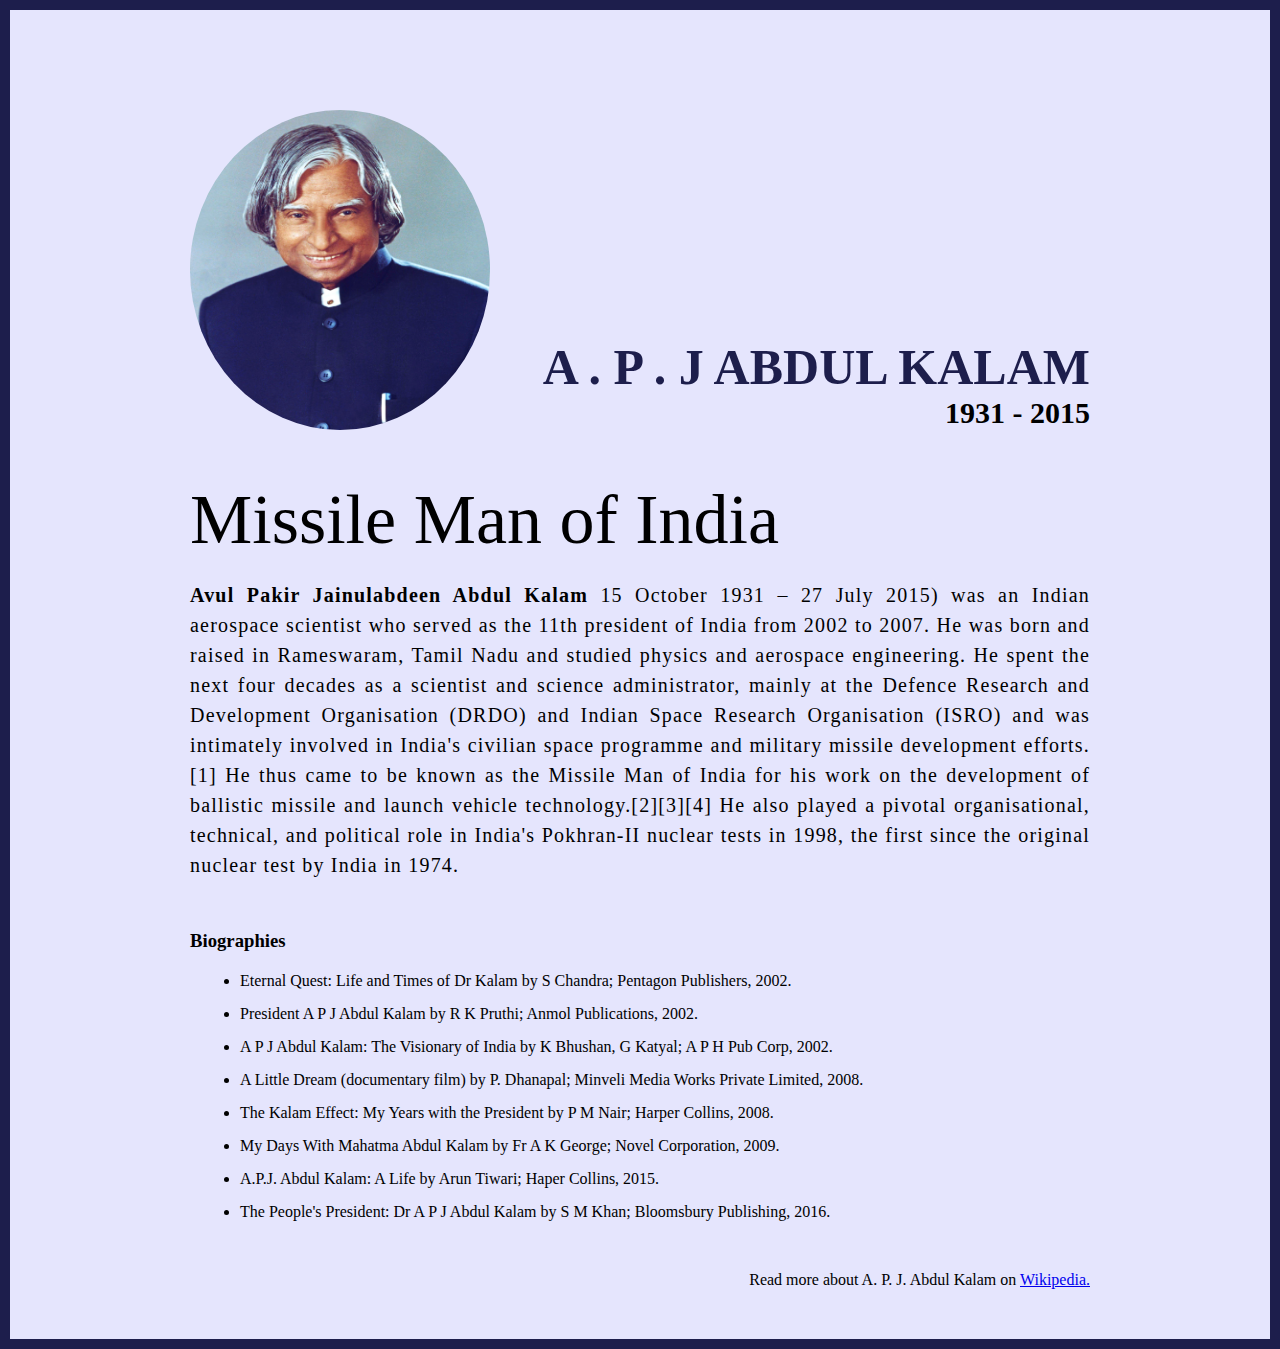
<file: html css projects/kalam/index.html>
<!DOCTYPE html>
<html lang="en">
  <head>
    <meta charset="UTF-8" />

    <meta http-equiv="X-UA-Compatible" content="IE=edge" />

    <meta name="viewport" content="width=device-width, initial-scale=1.0" />
    <title>The Tribute Website | A.P. J Abdul Kalam</title>
    <link rel="stylesheet" href="style.css" />
  </head>
  <body>
    <div class="container">
      <div class="content">
        <section class="top_section">
          <div class="image_container">
            <img src="./images/apj.jpg" alt="tribute" />
          </div>
          <div>
            <h1>A . P . J Abdul Kalam</h1>
            <h4>1931 - 2015</h4>
          </div>
        </section>
        <section class="about_section">
          <h2>Missile Man of India</h2>
          <p>
            <b>Avul Pakir Jainulabdeen Abdul Kalam</b> 15 October 1931 – 27 July
            2015) was an Indian aerospace scientist who served as the 11th
            president of India from 2002 to 2007. He was born and raised in
            Rameswaram, Tamil Nadu and studied physics and aerospace
            engineering. He spent the next four decades as a scientist and
            science administrator, mainly at the Defence Research and
            Development Organisation (DRDO) and Indian Space Research
            Organisation (ISRO) and was intimately involved in India's civilian
            space programme and military missile development efforts.[1] He thus
            came to be known as the Missile Man of India for his work on the
            development of ballistic missile and launch vehicle
            technology.[2][3][4] He also played a pivotal organisational,
            technical, and political role in India's Pokhran-II nuclear tests in
            1998, the first since the original nuclear test by India in 1974.
          </p>
        </section>
        <section class="biography_section">
          <h3>Biographies</h3>
          <ul>
            <li>
              Eternal Quest: Life and Times of Dr Kalam by S Chandra; Pentagon
              Publishers, 2002.
            </li>
            <li>
              President A P J Abdul Kalam by R K Pruthi; Anmol Publications,
              2002.
            </li>
            <li>
              A P J Abdul Kalam: The Visionary of India by K Bhushan, G Katyal;
              A P H Pub Corp, 2002.
            </li>
            <li>
              A Little Dream (documentary film) by P. Dhanapal; Minveli Media
              Works Private Limited, 2008.
            </li>
            <li>
              The Kalam Effect: My Years with the President by P M Nair; Harper
              Collins, 2008.
            </li>
            <li>
              My Days With Mahatma Abdul Kalam by Fr A K George; Novel
              Corporation, 2009.
            </li>
            <li>
              A.P.J. Abdul Kalam: A Life by Arun Tiwari; Haper Collins, 2015.
            </li>
            <li>
              The People's President: Dr A P J Abdul Kalam by S M Khan;
              Bloomsbury Publishing, 2016.
            </li>
          </ul>
        </section>
        <footer>
          <p>
            Read more about A. P. J. Abdul Kalam on
            <a href="https://en.wikipedia.org/wiki/A._P._J._Abdul_Kalam"
              >Wikipedia.</a
            >
          </p>
        </footer>
      </div>
    </div>
  </body>
</html>
</file>
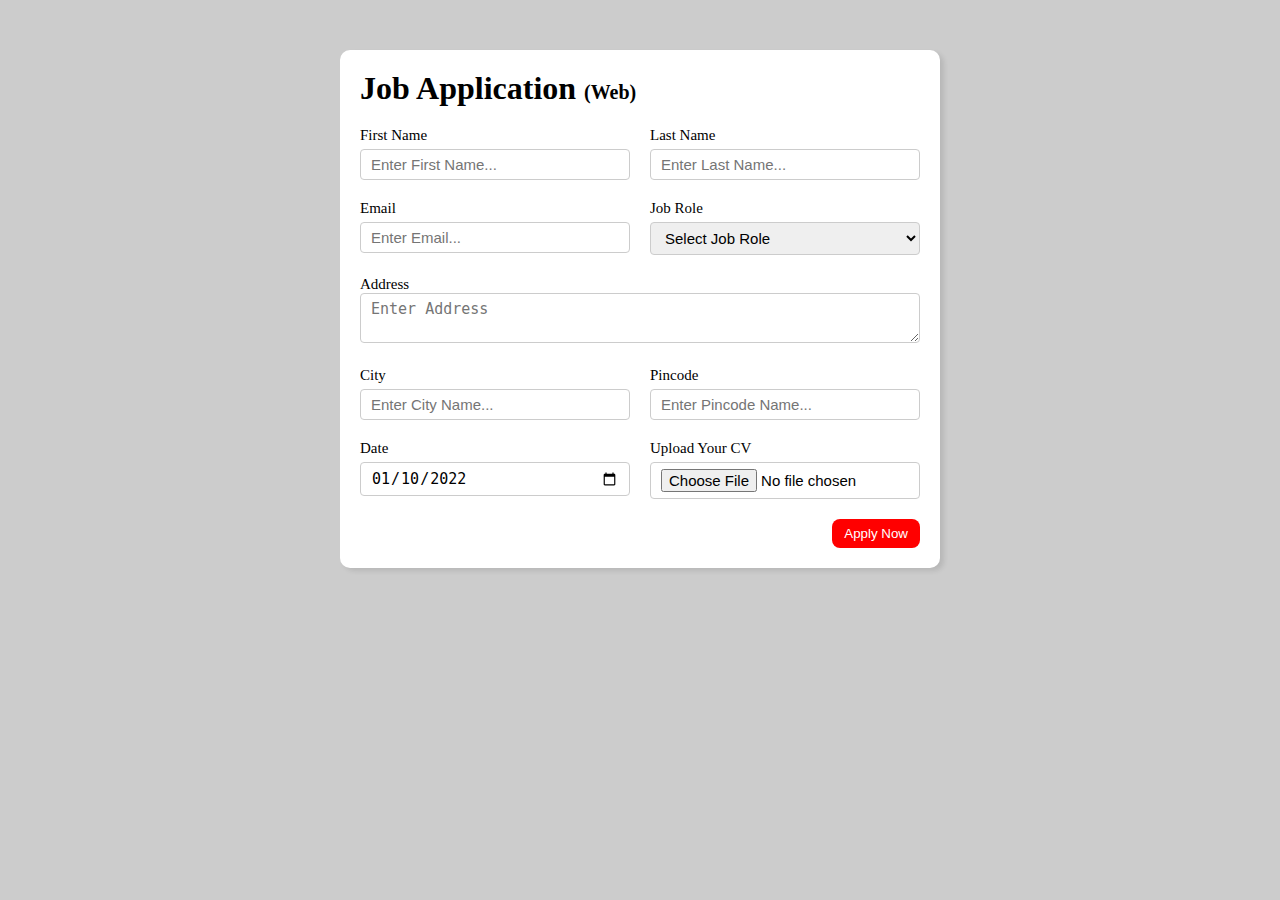
<file: html css projects/Project 2/index.html>
<!DOCTYPE html>
<html lang="en">
  <head>
    <meta charset="UTF-8" />
    <meta http-equiv="X-UA-Compatible" content="IE=edge" />
    <meta name="viewport" content="width=device-width, initial-scale=1.0" />
    <title>Job Application Form</title>
    <link rel="stylesheet" href="style.css" />
  </head>
  <body>
    <div class="container">
      <div class="apply_box">
        <h1>
          Job Application
          <span class="title_small">(Web)</span>
        </h1>
        <form action="">
          <div class="form_container">
            <div class="form_control">
              <label for="first_name"> First Name </label>
              <input
                id="first_name"
                name="first_name"
                placeholder="Enter First Name..."
              />
            </div>
            <div class="form_control">
              <label for="last_name"> Last Name </label>
              <input
                id="last_name"
                name="last_name"
                placeholder="Enter Last Name..."
              />
            </div>
            <div class="form_control">
              <label for="email"> Email </label>
              <input
                type="email"
                id="email"
                name="email"
                placeholder="Enter Email..."
              />
            </div>
            <div class="form_control">
              <label for="job_role"> Job Role </label>
              <select id="job_role" name="job_role">
                <option value="">Select Job Role</option>
                <option value="frontend">Frontend Developer</option>
                <option value="backend">Backend Developer</option>
                <option value="full_stack">Full Stack Developer</option>
                <option value="ui_ux">UI UX Designer</option>
              </select>
            </div>
            <div class="textarea_control">
              <label for="address"> Address </label>
              <textarea
                id="address"
                name="address"
                row="4"
                cols="50"
                placeholder="Enter Address"
              ></textarea>
            </div>
            <div class="form_control">
              <label for="city"> City </label>
              <input id="city" name="city" placeholder="Enter City Name..." />
            </div>
            <div class="form_control">
              <label for="pincode"> Pincode </label>
              <input
                type="number"
                id="pincode"
                name="pincode"
                placeholder="Enter Pincode Name..."
              />
            </div>
            <div class="form_control">
              <label for="date"> Date </label>
              <input value="2022-01-10" type="date" id="date" name="date" />
            </div>
            <div class="form_control">
              <label for="upload"> Upload Your CV </label>
              <input type="file" id="upload" name="upload" />
            </div>
          </div>
          <div class="button_container">
            <button type="submit">Apply Now</button>
          </div>
        </form>
      </div>
    </div>
  </body>
</html>
</file>
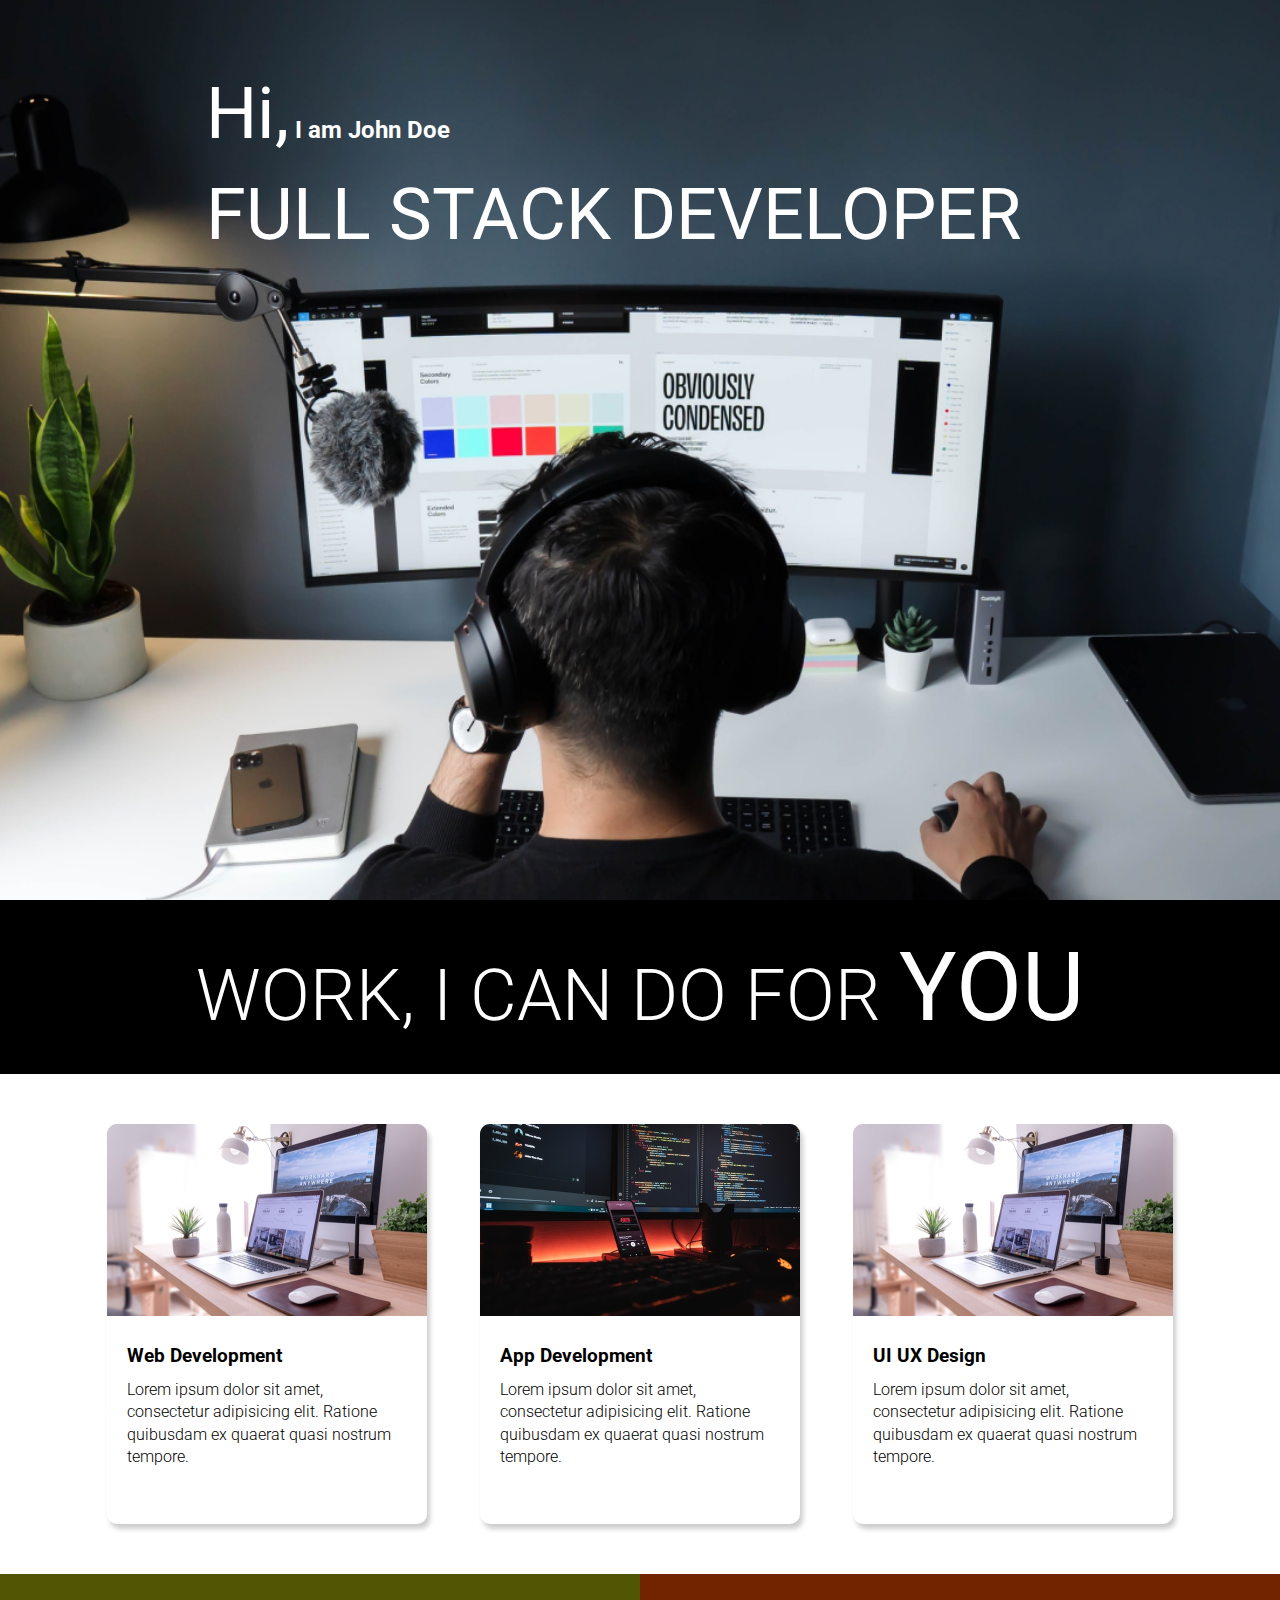
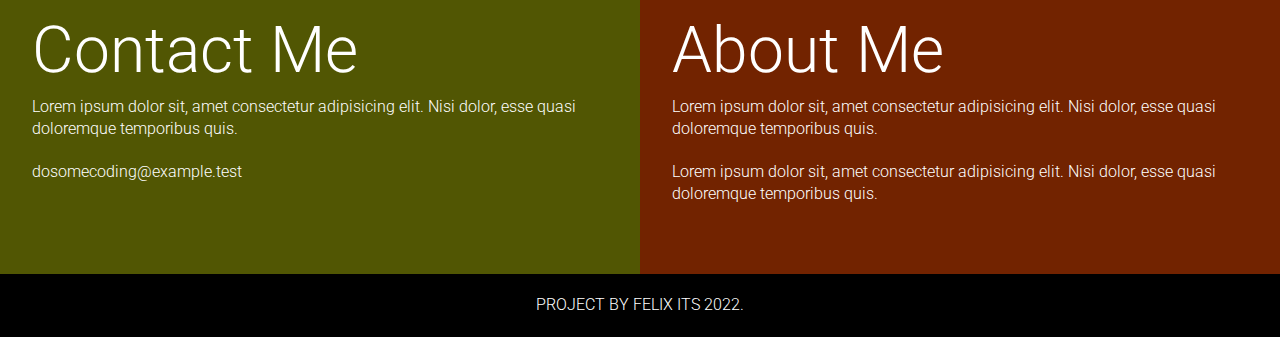
<file: html css projects/Project 4/index.html>
<!DOCTYPE html>
<html lang="en">
  <head>
    <meta charset="UTF-8" />
    <meta http-equiv="X-UA-Compatible" content="IE=edge" />
    <meta name="viewport" content="width=device-width, initial-scale=1.0" />
    <title>Developer | Landing Page</title>
    <link rel="stylesheet" href="style.css" />
  </head>
  <body>
    <section class="hero_section">
      <div class="text_container">
        <h2><span class="lg_text">Hi,</span> I am John Doe</h2>
        <h1 class="lg_text">FULL STACK DEVELOPER</h1>
      </div>
    </section>
    <section class="black_box">
      <h2>WORK, I CAN DO FOR <span>YOU</span></h2>
    </section>
    <section class="work">
      <div class="grid_item">
        <div class="card">
          <div class="image_container">
            <img src="images/web.png" alt="web development" />
          </div>
          <div class="card_content">
            <h3>Web Development</h3>
            <p>
              Lorem ipsum dolor sit amet, consectetur adipisicing elit. Ratione
              quibusdam ex quaerat quasi nostrum tempore.
            </p>
          </div>
        </div>
      </div>
      <div class="grid_item">
        <div class="card">
          <div class="image_container">
            <img src="images/mobile.png" alt="app development" />
          </div>
          <div class="card_content">
            <h3>App Development</h3>
            <p>
              Lorem ipsum dolor sit amet, consectetur adipisicing elit. Ratione
              quibusdam ex quaerat quasi nostrum tempore.
            </p>
          </div>
        </div>
      </div>
      <div class="grid_item">
        <div class="card">
          <div class="image_container">
            <img src="images/web.png" alt="web development" />
          </div>
          <div class="card_content">
            <h3>UI UX Design</h3>
            <p>
              Lorem ipsum dolor sit amet, consectetur adipisicing elit. Ratione
              quibusdam ex quaerat quasi nostrum tempore.
            </p>
          </div>
        </div>
      </div>
    </section>
    <section class="bottom_section">
      <div class="contact">
        <h2>Contact Me</h2>
        <p>
          Lorem ipsum dolor sit, amet consectetur adipisicing elit. Nisi dolor,
          esse quasi doloremque temporibus quis.
        </p>
        <p>dosomecoding@example.test</p>
      </div>
      <div class="about">
        <h2>About Me</h2>

        <p>
          Lorem ipsum dolor sit, amet consectetur adipisicing elit. Nisi dolor,
          esse quasi doloremque temporibus quis.
        </p>
        <p>
          Lorem ipsum dolor sit, amet consectetur adipisicing elit. Nisi dolor,
          esse quasi doloremque temporibus quis.
        </p>
      </div>
    </section>
    <footer>Project By Felix Its 2022.</footer>
  </body>
</html>
</file>
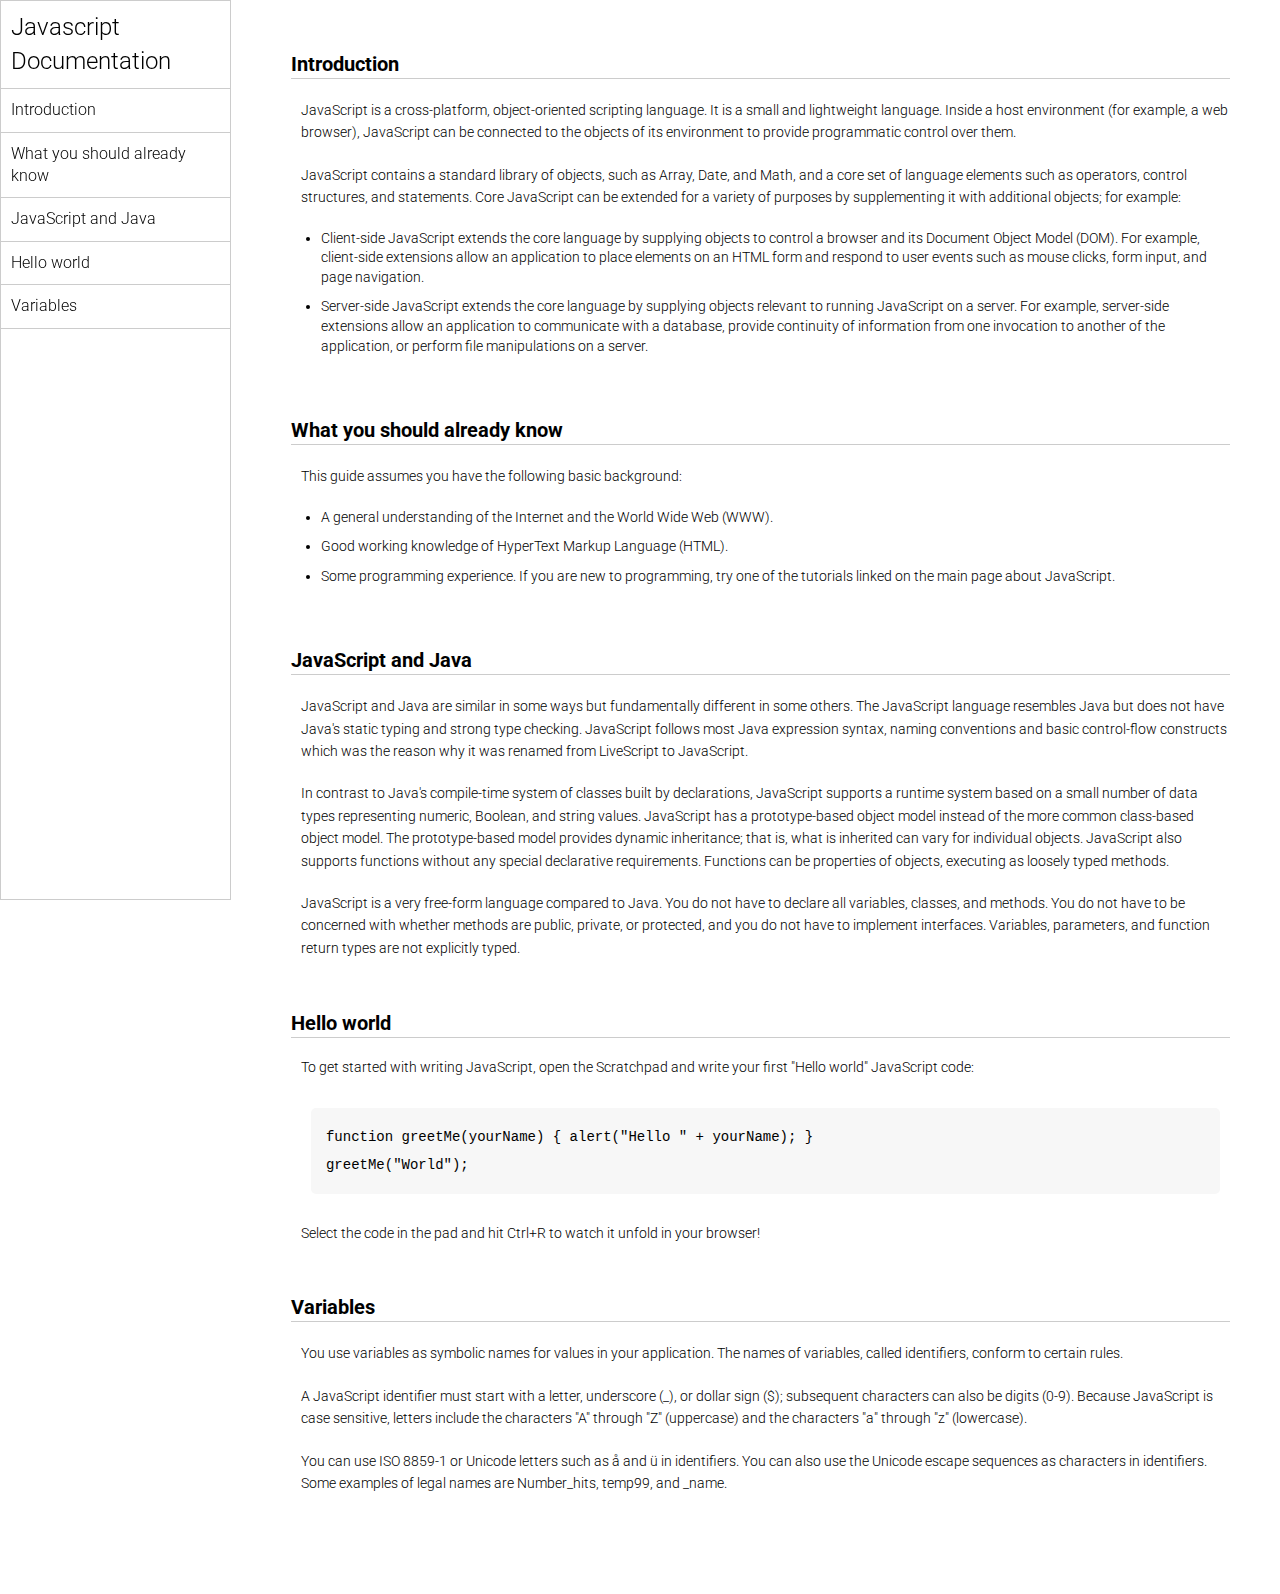
<file: html css projects/Project 8/index.html>
<!DOCTYPE html>
<html lang="en">
  <head>
    <meta charset="UTF-8" />
    <meta http-equiv="X-UA-Compatible" content="IE=edge" />
    <meta name="viewport" content="width=device-width, initial-scale=1.0" />
    <title>Javascript Documentation</title>
    <link rel="stylesheet" href="style.css" />
    <link rel="stylesheet" href="style.css" />
  </head>
  <body>
    <header>
      <nav>
        <h1>Javascript Documentation</h1>
        <ul>
          <a href="#Introduction"><li>Introduction</li></a>
          <a href="#What_you_should_already_know"
            ><li>What you should already know</li></a
          >
          <a href="#JavaScript_and_Java"><li>JavaScript and Java</li></a>
          <a href="#Hello_world"><li>Hello world</li></a>
          <a href="#Variables"><li>Variables</li></a>
        </ul>
      </nav>
    </header>
    <main>
      <section id="Introduction">
        <h2>Introduction</h2>
        <article>
          <p>
            JavaScript is a cross-platform, object-oriented scripting language.
            It is a small and lightweight language. Inside a host environment
            (for example, a web browser), JavaScript can be connected to the
            objects of its environment to provide programmatic control over
            them.
          </p>

          <p>
            JavaScript contains a standard library of objects, such as Array,
            Date, and Math, and a core set of language elements such as
            operators, control structures, and statements. Core JavaScript can
            be extended for a variety of purposes by supplementing it with
            additional objects; for example:
          </p>
          <ul>
            <li>
              Client-side JavaScript extends the core language by supplying
              objects to control a browser and its Document Object Model (DOM).
              For example, client-side extensions allow an application to place
              elements on an HTML form and respond to user events such as mouse
              clicks, form input, and page navigation.
            </li>
            <li>
              Server-side JavaScript extends the core language by supplying
              objects relevant to running JavaScript on a server. For example,
              server-side extensions allow an application to communicate with a
              database, provide continuity of information from one invocation to
              another of the application, or perform file manipulations on a
              server.
            </li>
          </ul>
        </article>
      </section>
      <section id="What_you_should_already_know">
        <h2>What you should already know</h2>
        <article>
          <p>This guide assumes you have the following basic background:</p>

          <ul>
            <li>
              A general understanding of the Internet and the World Wide Web
              (WWW).
            </li>
            <li>Good working knowledge of HyperText Markup Language (HTML).</li>
            <li>
              Some programming experience. If you are new to programming, try
              one of the tutorials linked on the main page about JavaScript.
            </li>
          </ul>
        </article>
      </section>
      <section id="JavaScript_and_Java">
        <h2>JavaScript and Java</h2>
        <article>
          <p>
            JavaScript and Java are similar in some ways but fundamentally
            different in some others. The JavaScript language resembles Java but
            does not have Java's static typing and strong type checking.
            JavaScript follows most Java expression syntax, naming conventions
            and basic control-flow constructs which was the reason why it was
            renamed from LiveScript to JavaScript.
          </p>

          <p>
            In contrast to Java's compile-time system of classes built by
            declarations, JavaScript supports a runtime system based on a small
            number of data types representing numeric, Boolean, and string
            values. JavaScript has a prototype-based object model instead of the
            more common class-based object model. The prototype-based model
            provides dynamic inheritance; that is, what is inherited can vary
            for individual objects. JavaScript also supports functions without
            any special declarative requirements. Functions can be properties of
            objects, executing as loosely typed methods.
          </p>
          <p>
            JavaScript is a very free-form language compared to Java. You do not
            have to declare all variables, classes, and methods. You do not have
            to be concerned with whether methods are public, private, or
            protected, and you do not have to implement interfaces. Variables,
            parameters, and function return types are not explicitly typed.
          </p>
        </article>
      </section>
      <section id="Hello_world">
        <h2>Hello world</h2>
        <article>
          To get started with writing JavaScript, open the Scratchpad and write
          your first "Hello world" JavaScript code:
          <code
            >function greetMe(yourName) { alert("Hello " + yourName); }
            greetMe("World");
          </code>

          Select the code in the pad and hit Ctrl+R to watch it unfold in your
          browser!
        </article>
      </section>
      <section id="Variables">
        <h2>Variables</h2>
        <article>
          <p>
            You use variables as symbolic names for values in your application.
            The names of variables, called identifiers, conform to certain
            rules.
          </p>
          <p>
            A JavaScript identifier must start with a letter, underscore (_), or
            dollar sign ($); subsequent characters can also be digits (0-9).
            Because JavaScript is case sensitive, letters include the characters
            "A" through "Z" (uppercase) and the characters "a" through "z"
            (lowercase).
          </p>
          <p>
            You can use ISO 8859-1 or Unicode letters such as å and ü in
            identifiers. You can also use the Unicode escape sequences as
            characters in identifiers. Some examples of legal names are
            Number_hits, temp99, and _name.
          </p>
        </article>
      </section>
    </main>
  </body>
</html>
</file>
<file: html css projects/kalam/style.css>
* {
  margin: 0;
  padding: 0;
  box-sizing: border-box;
}

.container {
  background-color: #e5e5fd;
  min-height: 100vh;
  border: 10px solid #1d1e4c;
}

.content {
  max-width: 900px;
  margin: 0 auto;
}
.top_section {
  margin-top: 100px;
  display: flex;
  justify-content: space-between;
  align-items: flex-end;
}
.top_section h1 {
  font-size: 50px;
  font-weight: bold;
  color: #1d1e4c;
  text-transform: uppercase;
}
.top_section h4 {
  font-size: 30px;
  text-align: end;
}

.image_container {
  border-radius: 50%;
  overflow: hidden;
}

.image_container,
img {
  width: 300px;
  height: 320px;
}
.about_section {
  margin-top: 50px;
}
.about_section h2 {
  font-size: 70px;
  font-weight: 400;
  margin-bottom: 20px;
}
.about_section p {
  font-size: 20px;
  line-height: 30px;
  letter-spacing: 1.2px;
  text-align: justify;
}
.biography_section {
  margin: 50px 0;
}
.biography_section h3 {
  margin-bottom: 20px;
}
.biography_section ul {
  margin-left: 50px;
}
.biography_section li {
  margin-bottom: 15px;
}

footer {
  margin: 50px 0;
}
footer p {
  text-align: end;
}
</file>
<file: html css projects/Project 2/style.css>
* {
  margin: 0;
  padding: 0;
  box-sizing: border-box;
}

body {
  background-color: #ccc;
}
.container {
  max-width: 900px;
  margin: 0 auto;
}

.apply_box {
  max-width: 600px;
  padding: 20px;
  background-color: white;
  margin: 0 auto;
  margin-top: 50px;
  box-shadow: 4px 3px 5px rgba(1, 1, 1, 0.1);
  border-radius: 10px;
}

.title_small {
  font-size: 20px;
}

.form_container {
  margin-top: 20px;
  display: grid;
  grid-template-columns: repeat(auto-fit, minmax(200px, 1fr));
  gap: 20px;
}
.form_control {
  display: flex;
  flex-direction: column;
}

label {
  font-size: 15px;
  margin-bottom: 5px;
}

input,
select,
textarea {
  padding: 6px 10px;
  border: 1px solid #ccc;
  border-radius: 4px;
  font-size: 15px;
}

input:focus {
  outline-color: red;
}

.button_container {
  display: flex;

  justify-content: flex-end;
  margin-top: 20px;
}
button {
  background-color: red;
  border: transparent solid 2px;
  padding: 5px 10px;
  color: white;
  border-radius: 8px;
  transition: 0.3s ease-in;
}
button:hover {
  background-color: #ccc;
  border: 2px solid red;
  color: black;
  transition: 0.3s ease-out;
  cursor: pointer;
}
.textarea_control {
  grid-column: 1 / span 2;
}
.textarea_control textarea {
  width: 100%;
}

@media (max-width: 460px) {
  .textarea_control {
    grid-column: 1 / span 1;
  }
} ;
</file>
<file: html css projects/Project 4/style.css>
@import url("https://fonts.googleapis.com/css2?family=Roboto:ital,wght@0,100;0,300;0,400;0,500;0,700;0,900;1,100;1,300;1,400;1,500;1,700;1,900&display=swap");
* {
  margin: 0;
  padding: 0;
  box-sizing: border-box;
}

html,
body {
  line-height: 1.4;
  font-weight: 300;
  font-family: "Roboto", sans-serif;
}

.hero_section {
  background-image: url(images/developer.png);
  min-height: 100vh;
  background-position: center;
  background-size: cover;
  background-repeat: no-repeat;
}
.text_container {
  color: white;
  max-width: 900px;
  margin: 0 auto;
  padding-top: 64px;
  padding-left: 16px;
}
.lg_text {
  font-size: 72px;
  font-weight: 400;
}
.black_box {
  background-color: #000;
  padding: 20px;
}
.black_box h2 {
  font-size: 72px;
  color: white;
  text-align: center;
  font-weight: 300;
}

.black_box h2 span {
  font-weight: 400;
  font-size: 96px;
}
.work {
  display: grid;
  gap: 20px;
  grid-template-columns: repeat(auto-fit, minmax(320px, 1fr));

  max-width: 1100px;
  margin: 50px auto;
}
.grid_item {
  display: flex;
  justify-content: center;
  align-items: center;
}
.card {
  max-width: 320px;
  height: 400px;
  border-radius: 10px;
  box-shadow: 3px 5px 5px rgba(1, 1, 1, 0.2);
  transition: 0.2s ease-in-out;
}
.card:hover {
  transform: scale(1.04);
  box-shadow: 3px 5px 5px rgba(1, 1, 1, 0.3);
  transition: 0.2s ease-in-out;
}
.card_content {
  padding: 20px;
}
.card_content h3 {
  margin-bottom: 10px;
}
.bottom_section {
  display: flex;
}
.contact {
  background-color: #515603;
}
.about {
  background-color: #722300;
}

.contact,
.about {
  min-height: 300px;
  padding: 32px;
  color: white;
}
.about h2,
.contact h2 {
  font-size: 64px;
  font-weight: 300;
}
.about p,
.contact p {
  margin-bottom: 20px;
}

footer {
  text-align: center;
  text-transform: uppercase;
  background-color: #000;
  padding: 20px;
  color: white;
}
@media (max-width: 786px) {
  .hero_section {
    min-height: 50vh;
  }
  .text_container {
    padding: 10px 0;
    text-align: center;
  }
  .lg_text {
    font-size: 32px;
  }
  .black_box h2 {
    font-size: 24px;
  }
  .black_box h2 span {
    font-weight: 400;
    font-size: 32px;
  }
  .bottom_section {
    flex-direction: column;
  }
  h1 {
    font-size: 32px;
  }
  .about h2,
  .contact h2 {
    font-size: 32px;
  }
}
</file>
<file: html css projects/Project 8/style.css>
@import url("https://fonts.googleapis.com/css2?family=Roboto:ital,wght@0,100;0,300;0,500;0,700;0,900;1,100;1,300;1,400;1,500;1,700;1,900&display=swap");

* {
  margin: 0;
  padding: 0;
  box-sizing: border-box;
}
html,
body {
  font-family: "Roboto", sans-serif;
  font-weight: 300;
  line-height: 1.4;
  scroll-behavior: smooth;
}

a {
  text-decoration: none;
}

body {
  display: flex;
  gap: 10px;
}

header {
  border: 1px solid #ccc;
  height: 100vh;
  position: sticky;
  top: 0;
}
nav {
  /* padding: 20px 10px; */
}
nav h1 {
  font-size: 1.5rem;
  font-weight: 300;
  padding: 10px;
  border-bottom: 1px solid #ccc;
}

nav ul {
  list-style: none;
}
nav ul li {
  border-bottom: 1px solid #ccc;
  padding: 10px;
  color: black;
}
nav ul li:hover {
  background: #ccc;
  transition: 0.3s ease-in-out;
}

/* Main Section */

main {
  padding: 50px;
}

section {
  margin-bottom: 50px;
  scroll-margin: 50px;
}

section article {
  max-width: 1200px;
  font-size: 14px;
}
section h2 {
  font-size: 20px;
  border-bottom: 1px solid #ccc;
  margin-bottom: 20px;
}

section article {
  margin-left: 10px;
  display: flex;
  flex-direction: column;
  gap: 20px;
}

section article ul {
  margin-left: 20px;
}
section article ul li {
  margin-bottom: 10px;
}

section article p {
  font-size: 14px;
  line-height: 1.6;
}

code {
  display: block;
  text-align: left;
  white-space: pre-line;
  line-height: 2;
  background-color: #f7f7f7;
  padding: 15px;
  margin: 10px;
  border-radius: 5px;
}
</file>
